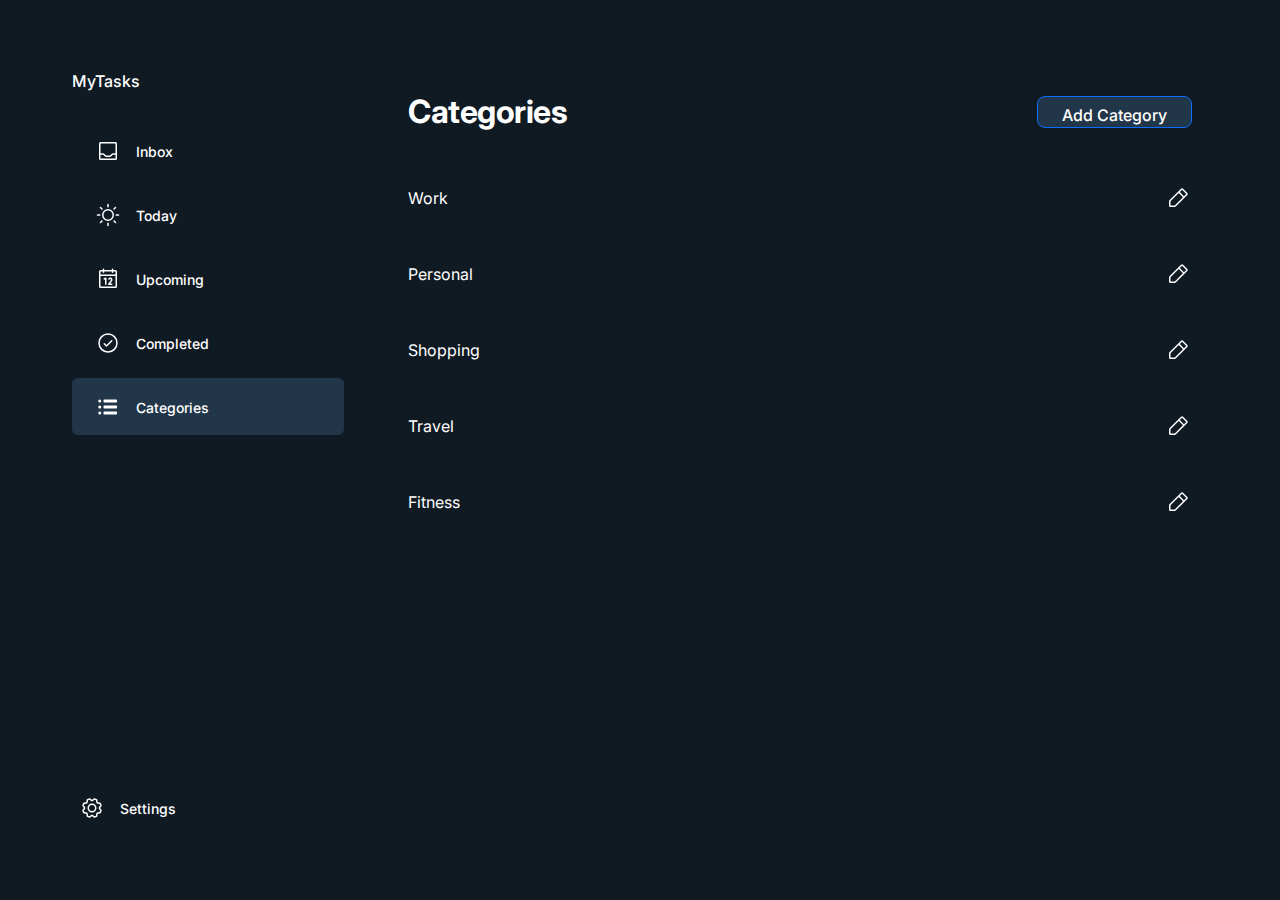
<file: frontend/public/categories.html>
<!DOCTYPE html>
<html lang="en">
  <head>
    <meta charset="UTF-8" />
    <meta name="viewport" content="width=device-width, initial-scale=1.0" />
    <title>Categories</title>
    <link rel="icon" type="image/x-icon" href="data:image/x-icon;base64," />

    <link rel="preconnect" href="https://fonts.gstatic.com" crossorigin />
    <link
      rel="stylesheet"
      href="https://fonts.googleapis.com/css2?family=Inter:wght@400;500;700;900&family=Noto+Sans:wght@400;500;700;900&display=swap"
    />

    <link
      href="https://cdn.jsdelivr.net/npm/bootstrap@5.3.3/dist/css/bootstrap.min.css"
      rel="stylesheet"
      integrity="sha384-QWTKZyjpPEjISv5WaRU9OFeRpok6YctnYmDr5pNlyT2bRjXh0JMhjY6hW+ALEwIH"
      crossorigin="anonymous"
    />

    <style>
      body {
        font-family: "Inter", "Noto Sans", sans-serif;
        background-color: #101a23;
        color: white;
      }
      .min-h-screen {
        min-height: 100vh;
      }
      .bg-custom-dark {
        background-color: #101a23;
      }
      .bg-custom-medium {
        background-color: #223649;
      }
      .text-32px {
        font-size: 32px;
      }
      .tracking-light {
        letter-spacing: -0.015em;
      }
      .size-7 {
        width: 28px;
        height: 28px;
      }
      .h-8 {
        height: 2rem !important;
      }
      .w-80 {
        width: 20rem !important; /* 320px */
      }
      .min-w-72 {
        min-width: 18rem !important; /* 288px */
      }
      .min-h-14 {
        min-height: 3.5rem !important; /* 56px */
      }
      .p-15px {
        padding: 15px !important;
      }
      .list-group-item.active {
        background-color: #223649;
        border-color: #223649;
      }
      p{
        color: white;
      }
    </style>
  </head>
  <body>
    <div
      class="container-fluid min-h-screen p-0 d-flex flex-column bg-custom-dark"
    >
      <div class="d-flex flex-grow-1 justify-content-center p-3 p-md-5">
        <div class="d-flex w-100">
          <div
            class="d-flex flex-column w-80 p-4 bg-custom-dark text-white justify-content-between"
            style="min-height: 700px"
          >
            <div class="d-flex flex-column gap-4">
              <h1 class="fs-6 fw-medium">MyTasks</h1>
              <ul class="list-group list-group-flush gap-2">
                <li
                  class="list-group-item bg-transparent text-white border-0 rounded"
                >
                  <a
                    href="#"
                    class="d-flex align-items-center gap-3 p-2 text-decoration-none text-white"
                  >
                    <div class="d-flex">
                      <svg
                        xmlns="http://www.w3.org/2000/svg"
                        width="24px"
                        height="24px"
                        fill="currentColor"
                        viewBox="0 0 256 256"
                      >
                        <path
                          d="M208,32H48A16,16,0,0,0,32,48V208a16,16,0,0,0,16,16H208a16,16,0,0,0,16-16V48A16,16,0,0,0,208,32Zm0,16V152h-28.7A15.86,15.86,0,0,0,168,156.69L148.69,176H107.31L88,156.69A15.86,15.86,0,0,0,76.69,152H48V48Zm0,160H48V168H76.69L96,187.31A15.86,15.86,0,0,0,107.31,192h41.38A15.86,15.86,0,0,0,160,187.31L179.31,168H208v40Z"
                        ></path>
                      </svg>
                    </div>
                    <p class="small fw-medium m-0">Inbox</p>
                  </a>
                </li>
                <li
                  class="list-group-item bg-transparent text-white border-0 rounded"
                >
                  <a
                    href="#"
                    class="d-flex align-items-center gap-3 p-2 text-decoration-none text-white"
                  >
                    <div class="d-flex">
                      <svg
                        xmlns="http://www.w3.org/2000/svg"
                        width="24px"
                        height="24px"
                        fill="currentColor"
                        viewBox="0 0 256 256"
                      >
                        <path
                          d="M120,40V16a8,8,0,0,1,16,0V40a8,8,0,0,1-16,0Zm72,88a64,64,0,1,1-64-64A64.07,64.07,0,0,1,192,128Zm-16,0a48,48,0,1,0-48,48A48.05,48.05,0,0,0,176,128ZM58.34,69.66A8,8,0,0,0,69.66,58.34l-16-16A8,8,0,0,0,42.34,53.66Zm0,116.68-16,16a8,8,0,0,0,11.32,11.32l16-16a8,8,0,0,0-11.32-11.32ZM192,72a8,8,0,0,0,5.66-2.34l16-16a8,8,0,0,0-11.32-11.32l-16,16A8,8,0,0,0,192,72Zm5.66,114.34a8,8,0,0,0-11.32,11.32l16,16a8,8,0,0,0,11.32-11.32ZM48,128a8,8,0,0,0-8-8H16a8,8,0,0,0,0,16H40A8,8,0,0,0,48,128Zm80,80a8,8,0,0,0-8,8v24a8,8,0,0,0,16,0V216A8,8,0,0,0,128,208Zm112-88H216a8,8,0,0,0,0,16h24a8,8,0,0,0,0-16Z"
                        ></path>
                      </svg>
                    </div>
                    <p class="small fw-medium m-0">Today</p>
                  </a>
                </li>
                <li
                  class="list-group-item bg-transparent text-white border-0 rounded"
                >
                  <a
                    href="#"
                    class="d-flex align-items-center gap-3 p-2 text-decoration-none text-white"
                  >
                    <div class="d-flex">
                      <svg
                        xmlns="http://www.w3.org/2000/svg"
                        width="24px"
                        height="24px"
                        fill="currentColor"
                        viewBox="0 0 256 256"
                      >
                        <path
                          d="M208,32H184V24a8,8,0,0,0-16,0v8H88V24a8,8,0,0,0-16,0v8H48A16,16,0,0,0,32,48V208a16,16,0,0,0,16,16H208a16,16,0,0,0,16-16V48A16,16,0,0,0,208,32ZM72,48v8a8,8,0,0,0,16,0V48h80v8a8,8,0,0,0,16,0V48h24V80H48V48ZM208,208H48V96H208V208Zm-96-88v64a8,8,0,0,1-16,0V132.94l-4.42,2.22a8,8,0,0,1-7.16-14.32l16-8A8,8,0,0,1,112,120Zm59.16,30.45L152,176h16a8,8,0,0,1,0,16H136a8,8,0,0,1-6.4-12.8l28.78-38.37A8,8,0,1,0,145.07,132a8,8,0,1,1-13.85-8A24,24,0,0,1,176,136,23.76,23.76,0,0,1,171.16,150.45Z"
                        ></path>
                      </svg>
                    </div>
                    <p class="small fw-medium m-0">Upcoming</p>
                  </a>
                </li>
                <li
                  class="list-group-item bg-transparent text-white border-0 rounded"
                >
                  <a
                    href="#"
                    class="d-flex align-items-center gap-3 p-2 text-decoration-none text-white"
                  >
                    <div class="d-flex">
                      <svg
                        xmlns="http://www.w3.org/2000/svg"
                        width="24px"
                        height="24px"
                        fill="currentColor"
                        viewBox="0 0 256 256"
                      >
                        <path
                          d="M173.66,98.34a8,8,0,0,1,0,11.32l-56,56a8,8,0,0,1-11.32,0l-24-24a8,8,0,0,1,11.32-11.32L112,148.69l50.34-50.35A8,8,0,0,1,173.66,98.34ZM232,128A104,104,0,1,1,128,24,104.11,104.11,0,0,1,232,128Zm-16,0a88,88,0,1,0-88,88A88.1,88.1,0,0,0,216,128Z"
                        ></path>
                      </svg>
                    </div>
                    <p class="small fw-medium m-0">Completed</p>
                  </a>
                </li>
                <li
                  class="list-group-item list-group-item-action active rounded"
                >
                  <a
                    href="#"
                    class="d-flex align-items-center gap-3 p-2 text-decoration-none text-white"
                  >
                    <div class="d-flex">
                      <svg
                        xmlns="http://www.w3.org/2000/svg"
                        width="24px"
                        height="24px"
                        fill="currentColor"
                        viewBox="0 0 256 256"
                      >
                        <path
                          d="M56,128a16,16,0,1,1-16-16A16,16,0,0,1,56,128ZM40,48A16,16,0,1,0,56,64,16,16,0,0,0,40,48Zm0,128a16,16,0,1,0,16,16A16,16,0,0,0,40,176Zm176-64H88a8,8,0,0,0-8,8v16a8,8,0,0,0,8,8H216a8,8,0,0,0,8-8V120A8,8,0,0,0,216,112Zm0-64H88a8,8,0,0,0-8,8V72a8,8,0,0,0,8,8H216a8,8,0,0,0,8-8V56A8,8,0,0,0,216,48Zm0,128H88a8,8,0,0,0-8,8v16a8,8,0,0,0,8,8H216a8,8,0,0,0,8-8V184A8,8,0,0,0,216,176Z"
                        ></path>
                      </svg>
                    </div>
                    <p class="small fw-medium m-0">Categories</p>
                  </a>
                </li>
              </ul>
            </div>
            <div class="d-flex flex-column gap-1">
              <div class="d-flex align-items-center gap-3 p-2">
                <div class="d-flex">
                  <svg
                    xmlns="http://www.w3.org/2000/svg"
                    width="24px"
                    height="24px"
                    fill="currentColor"
                    viewBox="0 0 256 256"
                  >
                    <path
                      d="M128,80a48,48,0,1,0,48,48A48.05,48.05,0,0,0,128,80Zm0,80a32,32,0,1,1,32-32A32,32,0,0,1,128,160Zm88-29.84q.06-2.16,0-4.32l14.92-18.64a8,8,0,0,0,1.48-7.06,107.21,107.21,0,0,0-10.88-26.25,8,8,0,0,0-6-3.93l-23.72-2.64q-1.48-1.56-3-3L186,40.54a8,8,0,0,0-3.94-6,107.71,107.71,0,0,0-26.25-10.87,8,8,0,0,0-7.06,1.49L130.16,40Q128,40,125.84,40L107.2,25.11a8,8,0,0,0-7.06-1.48A107.6,107.6,0,0,0,73.89,34.51a8,8,0,0,0-3.93,6L67.32,64.27q-1.56,1.49-3,3L40.54,70a8,8,0,0,0-6,3.94,107.71,107.71,0,0,0-10.87,26.25,8,8,0,0,0,1.49,7.06L40,125.84Q40,128,40,130.16L25.11,148.8a8,8,0,0,0-1.48,7.06,107.21,107.21,0,0,0,10.88,26.25,8,8,0,0,0,6,3.93l23.72,2.64q1.49,1.56,3,3L70,215.46a8,8,0,0,0,3.94,6,107.71,107.71,0,0,0,26.25,10.87,8,8,0,0,0,7.06-1.49L125.84,216q2.16.06,4.32,0l18.64,14.92a8,8,0,0,0,7.06,1.48,107.21,107.21,0,0,0,26.25-10.88,8,8,0,0,0,3.93-6l2.64-23.72q1.56-1.48,3-3L215.46,186a8,8,0,0,0,6-3.94,107.71,107.71,0,0,0,10.87-26.25,8,8,0,0,0-1.49-7.06Zm-16.1-6.5a73.93,73.93,0,0,1,0,8.68,8,8,0,0,0,1.74,5.48l14.19,17.73a91.57,91.57,0,0,1-6.23,15L187,173.11a8,8,0,0,0-5.1,2.64,74.11,74.11,0,0,1-6.14,6.14,8,8,0,0,0-2.64,5.1l-2.51,22.58a91.32,91.32,0,0,1-15,6.23l-17.74-14.19a8,8,0,0,0-5-1.75h-.48a73.93,73.93,0,0,1-8.68,0,8,8,0,0,0-5.48,1.74L100.45,215.8a91.57,91.57,0,0,1-15-6.23L82.89,187a8,8,0,0,0-2.64-5.1,74.11,74.11,0,0,1-6.14-6.14,8,8,0,0,0-5.1-2.64L46.43,170.6a91.32,91.32,0,0,1-6.23-15l14.19-17.74a8,8,0,0,0,1.74-5.48,73.93,73.93,0,0,1,0-8.68,8,8,0,0,0-1.74-5.48L40.2,100.45a91.57,91.57,0,0,1,6.23-15L69,82.89a8,8,0,0,0,5.1-2.64,74.11,74.11,0,0,1,6.14-6.14A8,8,0,0,0,82.89,69L85.4,46.43a91.32,91.32,0,0,1,15-6.23l17.74,14.19a8,8,0,0,0,5.48,1.74,73.93,73.93,0,0,1,8.68,0,8,8,0,0,0,5.48-1.74L155.55,40.2a91.57,91.57,0,0,1,15,6.23L173.11,69a8,8,0,0,0,2.64,5.1,74.11,74.11,0,0,1,6.14,6.14,8,8,0,0,0,5.1,2.64l22.58,2.51a91.32,91.32,0,0,1,6.23,15l-14.19,17.74A8,8,0,0,0,199.87,123.66Z"
                    ></path>
                  </svg>
                </div>
                <p class="small fw-medium m-0">Settings</p>
              </div>
            </div>
          </div>

          <div class="d-flex flex-column flex-grow-1 p-3">
            <div
              class="d-flex flex-wrap justify-content-between align-items-center gap-3 p-4"
            >
              <p class="text-white text-32px fw-bold m-0 tracking-light min-w-72">
                Categories
              </p>
              <button
                class="btn btn-primary bg-custom-medium h-8 px-4 rounded-3 text-white fw-medium text-truncate"
              >
                Add Category
              </button>
            </div>

            <ul class="list-group list-group-flush">
              <li class="list-group-item d-flex align-items-center justify-content-between p-4 min-h-14 bg-custom-dark border-0">
                <p class="m-0 text-truncate">Work</p>
                <a href="#" class="d-flex size-7 align-items-center justify-content-center text-decoration-none text-white">
                  <svg xmlns="http://www.w3.org/2000/svg" width="24px" height="24px" fill="currentColor" viewBox="0 0 256 256">
                    <path d="M227.31,73.37,182.63,28.68a16,16,0,0,0-22.63,0L36.69,152A15.86,15.86,0,0,0,32,163.31V208a16,16,0,0,0,16,16H92.69A15.86,15.86,0,0,0,104,219.31L227.31,96a16,16,0,0,0,0-22.63ZM92.69,208H48V163.31l88-88L180.69,120ZM192,108.68,147.31,64l24-24L216,84.68Z"></path>
                  </svg>
                </a>
              </li>
              <li class="list-group-item d-flex align-items-center justify-content-between p-4 min-h-14 bg-custom-dark border-0">
                <p class="m-0 text-truncate">Personal</p>
                <a href="#" class="d-flex size-7 align-items-center justify-content-center text-decoration-none text-white">
                  <svg xmlns="http://www.w3.org/2000/svg" width="24px" height="24px" fill="currentColor" viewBox="0 0 256 256">
                    <path d="M227.31,73.37,182.63,28.68a16,16,0,0,0-22.63,0L36.69,152A15.86,15.86,0,0,0,32,163.31V208a16,16,0,0,0,16,16H92.69A15.86,15.86,0,0,0,104,219.31L227.31,96a16,16,0,0,0,0-22.63ZM92.69,208H48V163.31l88-88L180.69,120ZM192,108.68,147.31,64l24-24L216,84.68Z"></path>
                  </svg>
                </a>
              </li>
              <li class="list-group-item d-flex align-items-center justify-content-between p-4 min-h-14 bg-custom-dark border-0">
                <p class="m-0 text-truncate">Shopping</p>
                <a href="#" class="d-flex size-7 align-items-center justify-content-center text-decoration-none text-white">
                  <svg xmlns="http://www.w3.org/2000/svg" width="24px" height="24px" fill="currentColor" viewBox="0 0 256 256">
                    <path d="M227.31,73.37,182.63,28.68a16,16,0,0,0-22.63,0L36.69,152A15.86,15.86,0,0,0,32,163.31V208a16,16,0,0,0,16,16H92.69A15.86,15.86,0,0,0,104,219.31L227.31,96a16,16,0,0,0,0-22.63ZM92.69,208H48V163.31l88-88L180.69,120ZM192,108.68,147.31,64l24-24L216,84.68Z"></path>
                  </svg>
                </a>
              </li>
              <li class="list-group-item d-flex align-items-center justify-content-between p-4 min-h-14 bg-custom-dark border-0">
                <p class="m-0 text-truncate">Travel</p>
                <a href="#" class="d-flex size-7 align-items-center justify-content-center text-decoration-none text-white">
                  <svg xmlns="http://www.w3.org/2000/svg" width="24px" height="24px" fill="currentColor" viewBox="0 0 256 256">
                    <path d="M227.31,73.37,182.63,28.68a16,16,0,0,0-22.63,0L36.69,152A15.86,15.86,0,0,0,32,163.31V208a16,16,0,0,0,16,16H92.69A15.86,15.86,0,0,0,104,219.31L227.31,96a16,16,0,0,0,0-22.63ZM92.69,208H48V163.31l88-88L180.69,120ZM192,108.68,147.31,64l24-24L216,84.68Z"></path>
                  </svg>
                </a>
              </li>
              <li class="list-group-item d-flex align-items-center justify-content-between p-4 min-h-14 bg-custom-dark border-0">
                <p class="m-0 text-truncate">Fitness</p>
                <a href="#" class="d-flex size-7 align-items-center justify-content-center text-decoration-none text-white">
                  <svg xmlns="http://www.w3.org/2000/svg" width="24px" height="24px" fill="currentColor" viewBox="0 0 256 256">
                    <path d="M227.31,73.37,182.63,28.68a16,16,0,0,0-22.63,0L36.69,152A15.86,15.86,0,0,0,32,163.31V208a16,16,0,0,0,16,16H92.69A15.86,15.86,0,0,0,104,219.31L227.31,96a16,16,0,0,0,0-22.63ZM92.69,208H48V163.31l88-88L180.69,120ZM192,108.68,147.31,64l24-24L216,84.68Z"></path>
                  </svg>
                </a>
              </li>
            </ul>
          </div>
        </div>
      </div>
    </div>

    <script
      src="https://cdn.jsdelivr.net/npm/bootstrap@5.3.3/dist/js/bootstrap.bundle.min.js"
      integrity="sha384-YvpcrYf0tY3lHB60NNkmXc5s9fDVZLESaAA55NDzOxhy9GkcIdslK1eN7N6jIeHz"
      crossorigin="anonymous"
    ></script>
  </body>
</html>
</file>
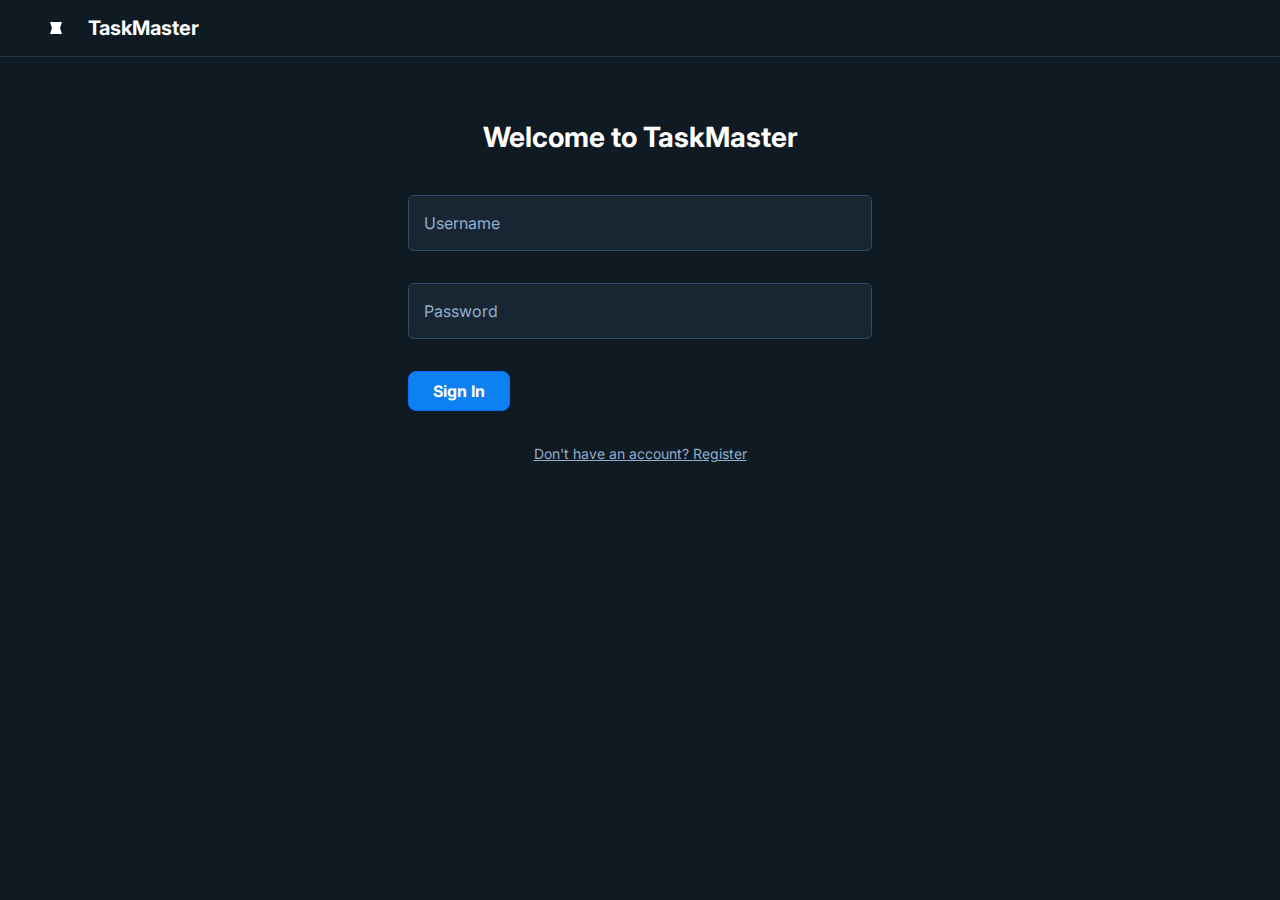
<file: frontend/public/login.html>
<!DOCTYPE html>
<html lang="en">
  <head>
    <meta charset="UTF-8" />
    <meta name="viewport" content="width=device-width, initial-scale=1.0" />
    <title>Login</title>
    <link rel="icon" type="image/x-icon" href="data:image/x-icon;base64," />

    <link rel="preconnect" href="https://fonts.gstatic.com" crossorigin />
    <link
      rel="stylesheet"
      href="https://fonts.googleapis.com/css2?family=Inter:wght@400;500;700;900&family=Noto+Sans:wght@400;500;700;900&display=swap"
    />

    <link
      href="https://cdn.jsdelivr.net/npm/bootstrap@5.3.3/dist/css/bootstrap.min.css"
      rel="stylesheet"
      integrity="sha384-QWTKZyjpPEjISv5WaRU9OFeRpok6YctnYmDr5pNlyT2bRjXh0JMhjY6hW+ALEwIH"
      crossorigin="anonymous"
    />

    <style>
      body {
        font-family: "Inter", "Noto Sans", sans-serif;
        background-color: #101a23;
        color: white;
      }
      .min-h-screen {
        min-height: 100vh;
      }
      .bg-custom-dark {
        background-color: #101a23;
      }
      .bg-custom-medium {
        background-color: #223649;
      }
      .bg-custom-input {
        background-color: #182634;
      }
      .bg-custom-primary {
        background-color: #0d80f2;
      }
      .border-custom-medium {
        border-color: #223649 !important;
      }
      .border-custom-darker {
        border-color: #314d68 !important;
      }
      .text-custom-blue {
        color: #90adcb;
      }
      .text-28px {
        font-size: 28px;
      }
      .tracking-light {
        letter-spacing: -0.015em;
      }
      .size-4 {
        width: 16px;
        height: 16px;
      }
      .px-40 {
        padding-left: 10rem !important;
        padding-right: 10rem !important;
      }
      .w-512px {
        width: 512px !important;
      }
      .h-10 {
        height: 2.5rem !important;
      }
      .h-14 {
        height: 3.5rem !important;
      }
      .form-control.custom-input {
        background-color: #182634;
        border-color: #314d68;
        color: white;
        padding: 15px;
      }
      .form-control.custom-input::placeholder {
        color: #90adcb;
      }
      .form-control.custom-input:focus {
        border-color: #314d68;
        box-shadow: none;
      }
    </style>
  </head>
  <body>
    <div class="container-fluid min-h-screen p-0 d-flex flex-column bg-custom-dark">
      <header
        class="d-flex align-items-center justify-content-between flex-wrap border-bottom border-custom-medium px-4 px-md-5 py-3"
      >
        <div class="d-flex align-items-center gap-3 gap-md-4 text-white">
          <div class="size-4 d-flex">
            <svg
              viewBox="0 0 48 48"
              fill="currentColor"
              xmlns="http://www.w3.org/2000/svg"
            >
              <path d="M6 6H42L36 24L42 42H6L12 24L6 6Z"></path>
            </svg>
          </div>
          <h2 class="text-white fs-5 fw-bold m-0">TaskMaster</h2>
        </div>
      </header>

      <div class="d-flex flex-grow-1 justify-content-center py-5 px-3 px-md-5">
        <div
          class="d-flex flex-column w-512px"
          style="max-width: 960px; width: 512px"
        >
          <h2
            class="text-white text-center text-28px fw-bold p-3"
          >
            Welcome to TaskMaster
          </h2>
          <div class="d-flex flex-wrap gap-4 px-4 py-3">
            <label class="d-flex flex-column w-100">
              <input
                type="text"
                placeholder="Username"
                class="form-control custom-input h-14 rounded"
              />
            </label>
          </div>
          <div class="d-flex flex-wrap gap-4 px-4 py-3">
            <label class="d-flex flex-column w-100">
              <input
                type="password"
                placeholder="Password"
                class="form-control custom-input h-14 rounded"
              />
            </label>
          </div>
          <div class="d-flex px-4 py-3">
            <a href="index.html">
                <button
                class="btn btn-primary bg-custom-primary h-10 px-4 fw-bold flex-grow-1 rounded-3"
                >
                Sign In
            </button>
            </a>
          </div>
          <p class="text-custom-blue small text-center text-decoration-underline p-3 m-0">
            Don't have an account? Register
          </p>
        </div>
      </div>
    </div>

    <script
      src="https://cdn.jsdelivr.net/npm/bootstrap@5.3.3/dist/js/bootstrap.bundle.min.js"
      integrity="sha384-YvpcrYf0tY3lHB60NNkmXc5s9fDVZLESaAA55NDzOxhy9GkcIdslK1eN7N6jIeHz"
      crossorigin="anonymous"
    ></script>
  </body>
</html>
</file>
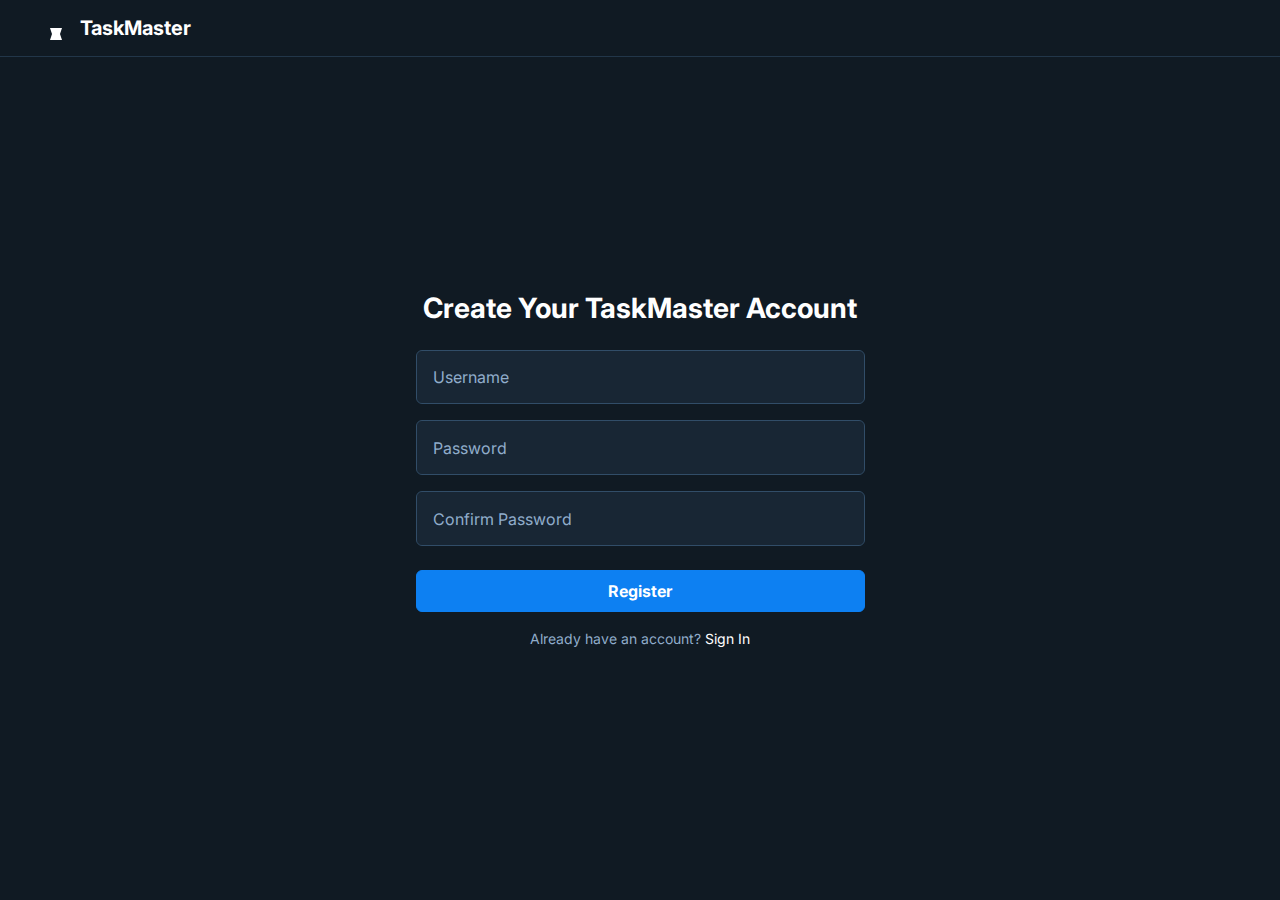
<file: frontend/public/register.html>
<!DOCTYPE html>
<html lang="es" data-bs-theme="dark">
  <head>
    <meta charset="UTF-8" />
    <meta name="viewport" content="width=device-width, initial-scale=1.0" />
    <title>Register</title>
    <link rel="preconnect" href="https://fonts.googleapis.com" />
    <link rel="preconnect" href="https://fonts.gstatic.com" crossorigin />
    <link href="https://fonts.googleapis.com/css2?family=Inter:wght@400;500;700;900&display=swap" rel="stylesheet" />
    <link href="https://cdn.jsdelivr.net/npm/bootstrap@5.3.3/dist/css/bootstrap.min.css" rel="stylesheet" />
    <style>
      body {
        font-family: "Inter", sans-serif;
        background-color: #101a23;
        color: #ffffff;
      }
      .header-border { border-bottom: 1px solid #223649; }
      .form-control {
        background-color: #182634;
        border: 1px solid #314d68;
        color: #ffffff;
        padding: 0.9rem 1rem;
      }
      .form-control:focus {
        background-color: #182634;
        border-color: #314d68;
        color: #ffffff;
        box-shadow: none;
      }
      .form-control::placeholder { color: #90adcb; }
      .upload-box {
        border: 2px dashed #314d68;
        border-radius: 0.5rem;
      }
      .btn-custom-secondary {
        background-color: #223649;
        color: #ffffff;
        font-weight: bold;
      }
      .btn-custom-secondary:hover {
        background-color: #314d68;
        color: #ffffff;
      }
      .btn-primary {
        background-color: #0d80f2;
        border-color: #0d80f2;
        font-weight: bold;
      }
      .text-muted-custom { color: #90adcb !important; }
      .text-muted-custom a {
        color: #ffffff;
        text-decoration: none;
      }
      .text-muted-custom a:hover { text-decoration: underline; }
    </style>
  </head>
  <body>
    <div class="d-flex flex-column min-vh-100">
      <header class="d-flex align-items-center justify-content-between p-3 px-md-5 header-border">
        <div class="d-flex align-items-center gap-3 text-white">
          <div style="width: 1rem; height: 1rem">
            <svg viewBox="0 0 48 48" fill="none" xmlns="http://www.w3.org/2000/svg">
              <path d="M6 6H42L36 24L42 42H6L12 24L6 6Z" fill="currentColor"></path>
            </svg>
          </div>
          <h2 class="h5 fw-bold m-0">TaskMaster</h2>
        </div>
      </header>

      <main class="container flex-grow-1 d-flex justify-content-center align-items-center py-5">
        <div class="col-12 col-md-8 col-lg-6 col-xl-5">
          <h2 class="fw-bold text-center mb-4" style="font-size: 28px;">Create Your TaskMaster Account</h2>
          
          <form id="registerForm">
            <div class="mb-3 px-2">
              <input id="username" type="text" class="form-control" placeholder="Username" required />
            </div>

            <div class="mb-3 px-2">
              <input id="password" type="password" class="form-control" placeholder="Password" required />
            </div>

            <div class="mb-3 px-2">
              <input id="confirmPassword" type="password" class="form-control" placeholder="Confirm Password" required />
            </div>

            <!-- <div class="p-2">
              <div class="text-center p-5 upload-box">
                <p class="h5 fw-bold">Upload Profile Image</p>
                <p class="mb-3">Or use a default avatar</p>
                <button type="button" class="btn btn-custom-secondary px-4">Browse</button>
              </div>
            </div> -->
            
            <div id="errorMessage" class="alert alert-danger d-none mx-2" role="alert"></div>

            <div class="p-2 mt-2">
              <button type="submit" class="btn btn-primary w-100 py-2">Register</button>
            </div>
            
            <p class="text-center text-muted-custom small pt-2">
              Already have an account? <a href="login.html">Sign In</a>
            </p>
          </form>

        </div>
      </main>
    </div>

    <script src="https://cdn.jsdelivr.net/npm/bootstrap@5.3.3/dist/js/bootstrap.bundle.min.js"></script>
    
    <script src="register.js"></script>
  </body>
</html>
</file>
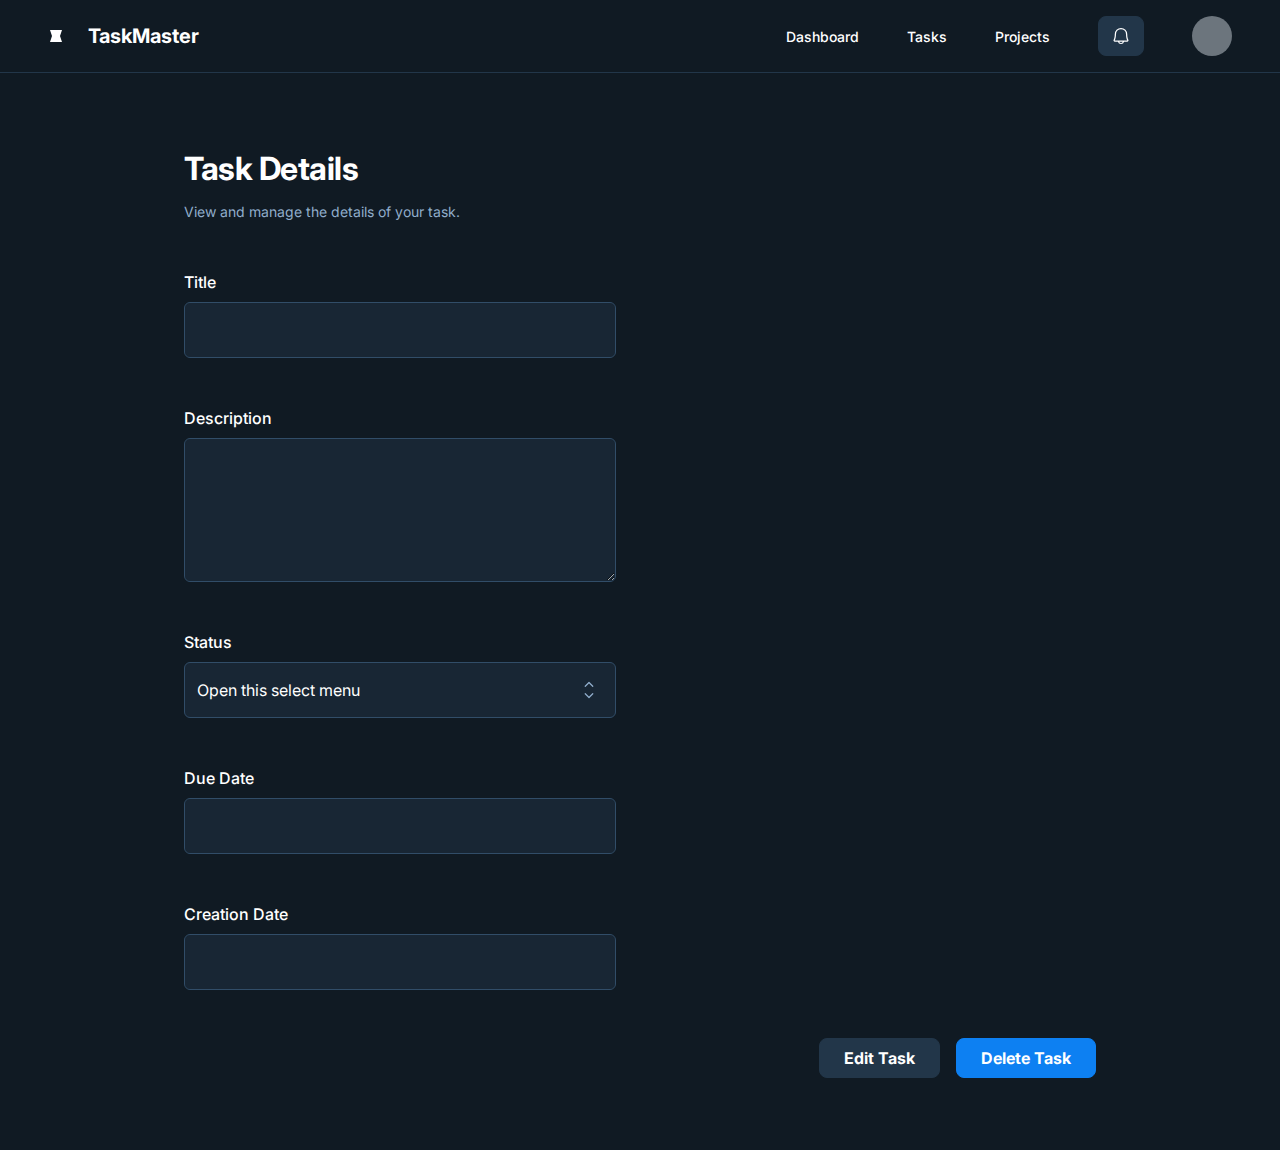
<file: frontend/public/task_detail.html>
<!DOCTYPE html>
<html lang="en">
  <head>
    <meta charset="UTF-8" />
    <meta name="viewport" content="width=device-width, initial-scale=1.0" />
    <title>MyTasks - Task Detail</title>
    <link rel="icon" type="image/x-icon" href="data:image/x-icon;base64," />

    <link rel="preconnect" href="https://fonts.gstatic.com" crossorigin />
    <link
      rel="stylesheet"
      href="https://fonts.googleapis.com/css2?family=Inter:wght@400;500;700;900&family=Noto+Sans:wght@400;500;700;900&display=swap"
    />

    <link
      href="https://cdn.jsdelivr.net/npm/bootstrap@5.3.3/dist/css/bootstrap.min.css"
      rel="stylesheet"
      integrity="sha384-QWTKZyjpPEjISv5WaRU9OFeRpok6YctnYmDr5pNlyT2bRjXh0JMhjY6hW+ALEwIH"
      crossorigin="anonymous"
    />

    <style>
      body {
        font-family: "Inter", "Noto Sans", sans-serif;
        background-color: #101a23;
        color: white; /* Color de texto por defecto */
      }
      .min-h-screen {
        min-height: 100vh;
      }
      .bg-custom-dark {
        background-color: #101a23;
      }
      .bg-custom-medium {
        background-color: #223649;
      }
      .bg-custom-input {
        background-color: #182634;
      }
      .border-custom-medium {
        border-color: #223649 !important;
      }
      .border-custom-darker {
        border-color: #314d68 !important;
      }
      .text-custom-blue {
        color: #90adcb;
      }
      .text-32px {
        font-size: 32px;
      }
      .tracking-light {
        letter-spacing: -0.015em;
      }
      .rounded-full {
        border-radius: 50%;
      }
      .size-10 {
        width: 40px;
        height: 40px;
      }
      .size-4 {
        width: 16px;
        height: 16px;
      }
      .btn-custom {
        background-color: #223649;
        border-color: #223649;
        color: white;
      }
      .btn-custom-blue {
        background-color: #0d80f2;
        border-color: #0d80f2;
        color: white;
      }
      .min-w-40 {
        min-width: 10rem !important; /* 160px */
      }
      .min-w-72 {
        min-width: 18rem !important; /* 288px */
      }
      .min-h-36 {
        min-height: 9rem !important; /* 144px */
      }
      .h-10 {
        height: 2.5rem !important;
      }
      .h-14 {
        height: 3.5rem !important;
      }
      .px-40 {
        padding-left: 10rem !important;
        padding-right: 10rem !important;
      }
      .form-control.custom-input {
        background-color: #182634;
        border-color: #314d68;
        color: white;
      }
      .form-control.custom-input:focus {
        border-color: #314d68;
        box-shadow: none;
      }
      .form-select.custom-select {
        background-color: #182634;
        border-color: #314d68;
        color: white;
        background-image: url("data:image/svg+xml,%3csvg xmlns='http://www.w3.org/2000/svg' width='24px' height='24px' fill='rgb(144,173,203)' viewBox='0 0 256 256'%3e%3cpath d='M181.66,170.34a8,8,0,0,1,0,11.32l-48,48a8,8,0,0,1-11.32,0l-48-48a8,8,0,0,1,11.32-11.32L128,212.69l42.34-42.35A8,8,0,0,1,181.66,170.34Zm-96-84.68L128,43.31l42.34,42.35a8,8,0,0,0,11.32-11.32l-48-48a8,8,0,0,0-11.32,0l-48,48A8,8,0,0,0,85.66,85.66Z'%3e%3c/path%3e%3c/svg%3e");
        background-position: right 1rem center;
        background-size: 20px;
        -webkit-appearance: none;
        -moz-appearance: none;
        appearance: none;
      }
    </style>
  </head>
  <body>
    <div
      class="container-fluid min-h-screen p-0 d-flex flex-column bg-custom-dark"
    >
      <header
        class="d-flex align-items-center justify-content-between flex-wrap border-bottom border-custom-medium px-4 px-md-5 py-3"
      >
        <div class="d-flex align-items-center gap-3 gap-md-4 text-white">
          <div class="size-4 d-flex">
            <svg
              viewBox="0 0 48 48"
              fill="currentColor"
              xmlns="http://www.w3.org/2000/svg"
            >
              <path d="M6 6H42L36 24L42 42H6L12 24L6 6Z"></path>
            </svg>
          </div>
          <h2 class="text-white fs-5 fw-bold m-0">TaskMaster</h2>
        </div>
        <div
          class="d-flex flex-grow-1 justify-content-end align-items-center gap-3 gap-md-5"
        >
          <nav class="d-none d-md-flex align-items-center gap-4 gap-md-5">
            <a class="text-white small fw-medium text-decoration-none" href="#"
              >Dashboard</a
            >
            <a class="text-white small fw-medium text-decoration-none" href="#"
              >Tasks</a
            >
            <a class="text-white small fw-medium text-decoration-none" href="#"
              >Projects</a
            >
          </nav>
          <button
            class="btn btn-custom h-10 d-flex align-items-center gap-2 rounded-3 fw-bold"
          >
            <div class="text-white d-flex" data-icon="Bell">
              <svg
                xmlns="http://www.w3.org/2000/svg"
                width="20px"
                height="20px"
                fill="currentColor"
                viewBox="0 0 256 256"
              >
                <path
                  d="M221.8,175.94C216.25,166.38,208,139.33,208,104a80,80,0,1,0-160,0c0,35.34-8.26,62.38-13.81,71.94A16,16,0,0,0,48,200H88.81a40,40,0,0,0,78.38,0H208a16,16,0,0,0,13.8-24.06ZM128,216a24,24,0,0,1-22.62-16h45.24A24,24,0,0,1,128,216ZM48,184c7.7-13.24,16-43.92,16-80a64,64,0,1,1,128,0c0,36.05,8.28,66.73,16,80Z"
                ></path>
              </svg>
            </div>
          </button>
          <div
            class="bg-secondary rounded-full size-10"
            style="
              background-image: url('https://lh3.googleusercontent.com/aida-public/[base64]');
              background-size: cover;
              background-position: center;
            "
          ></div>
        </div>
      </header>

      <div class="d-flex flex-grow-1 justify-content-center py-5 px-3 px-md-5">
        <div class="d-flex flex-column w-100" style="max-width: 960px">
          <div
            class="d-flex flex-wrap justify-content-between align-items-center gap-3 p-4"
          >
            <div class="d-flex flex-column gap-2 min-w-72">
              <p class="text-white text-32px fw-bold m-0 tracking-light">
                Task Details
              </p>
              <p class="text-custom-blue small m-0">
                View and manage the details of your task.
              </p>
            </div>
          </div>
          <div class="d-flex flex-column" style="max-width: 480px">
            <div class="d-flex flex-wrap align-items-end gap-4 p-4">
              <label class="d-flex flex-column w-100">
                <p class="text-white fw-medium pb-2 m-0">Title</p>
                <input
                  type="text"
                  class="form-control custom-input h-14"
                  value=""
                />
              </label>
            </div>
            <div class="d-flex flex-wrap align-items-end gap-4 p-4">
              <label class="d-flex flex-column w-100">
                <p class="text-white fw-medium pb-2 m-0">Description</p>
                <textarea
                  class="form-control custom-input min-h-36"
                ></textarea>
              </label>
            </div>
            <div class="d-flex flex-wrap align-items-end gap-4 p-4">
              <label class="d-flex flex-column w-100">
                <p class="text-white fw-medium pb-2 m-0">Status</p>
                <select class="form-select custom-select h-14">
                  <option selected>Open this select menu</option>
                  <option value="1">One</option>
                  <option value="2">Two</option>
                  <option value="3">Three</option>
                </select>
              </label>
            </div>
            <div class="d-flex flex-wrap align-items-end gap-4 p-4">
              <label class="d-flex flex-column w-100">
                <p class="text-white fw-medium pb-2 m-0">Due Date</p>
                <input
                  type="text"
                  class="form-control custom-input h-14"
                  value=""
                />
              </label>
            </div>
            <div class="d-flex flex-wrap align-items-end gap-4 p-4">
              <label class="d-flex flex-column w-100">
                <p class="text-white fw-medium pb-2 m-0">Creation Date</p>
                <input
                  type="text"
                  class="form-control custom-input h-14"
                  value=""
                />
              </label>
            </div>
          </div>
          <div class="d-flex justify-content-end p-4">
            <div class="d-flex gap-3">
              <button
                class="btn btn-custom h-10 px-4 rounded-3 fw-bold text-truncate"
              >
                Edit Task
              </button>
              <button
                class="btn btn-custom-blue h-10 px-4 rounded-3 fw-bold text-truncate"
              >
                Delete Task
              </button>
            </div>
          </div>
        </div>
      </div>
    </div>

    <script
      src="https://cdn.jsdelivr.net/npm/bootstrap@5.3.3/dist/js/bootstrap.bundle.min.js"
      integrity="sha384-YvpcrYf0tY3lHB60NNkmXc5s9fDVZLESaAA55NDzOxhy9GkcIdslK1eN7N6jIeHz"
      crossorigin="anonymous"
    ></script>
  </body>
</html>
</file>
